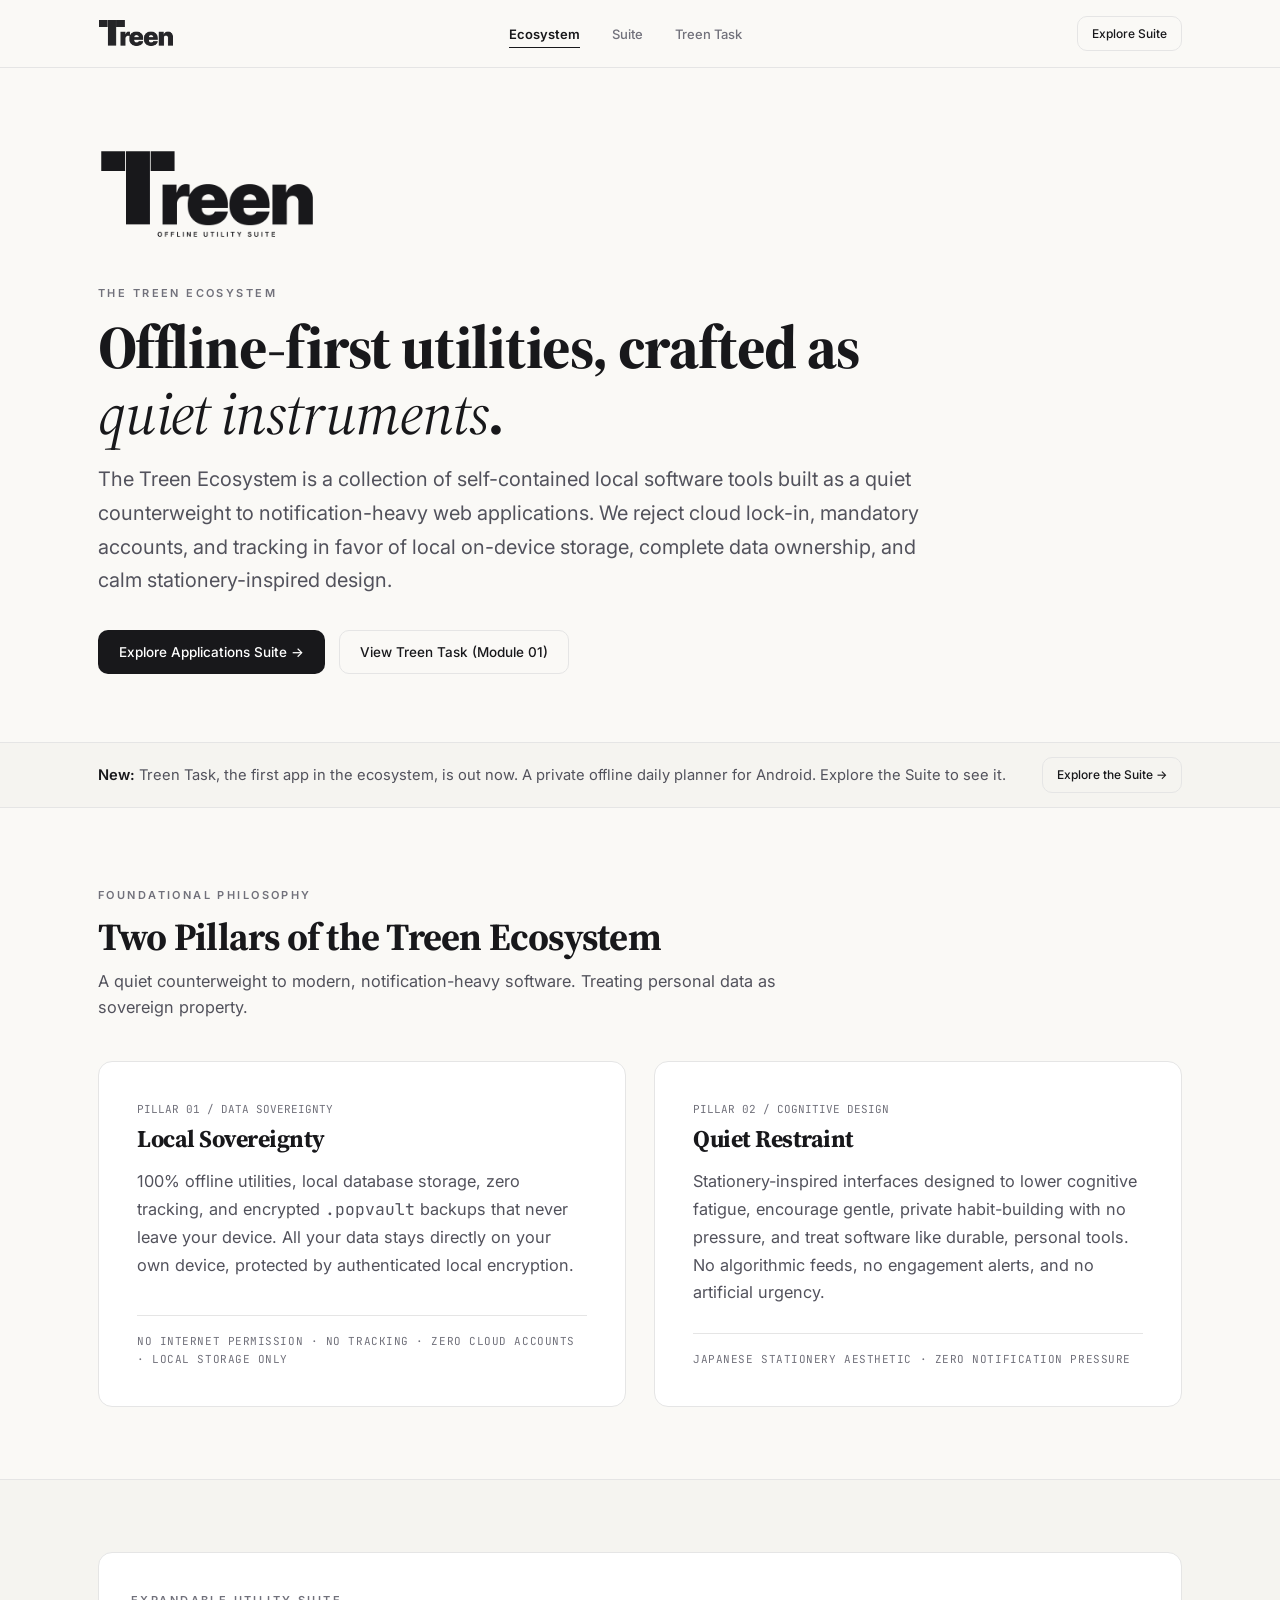
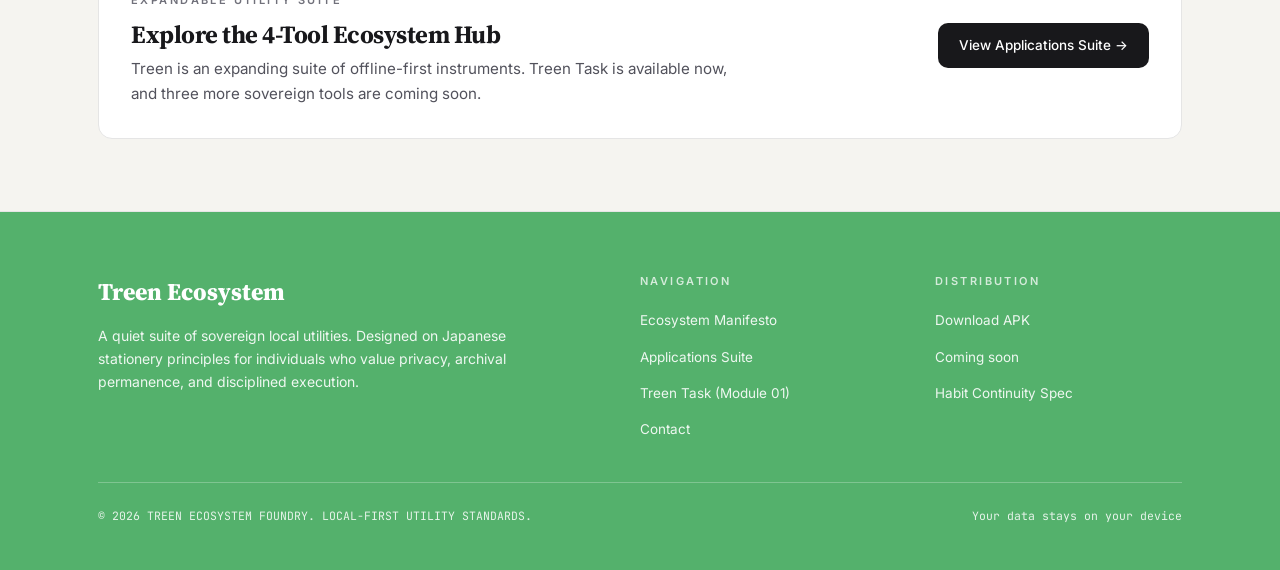
<file: index.html>
<!DOCTYPE html>
<html lang="en">
<head>
  <meta charset="UTF-8">
  <meta name="viewport" content="width=device-width, initial-scale=1.0">
  <title>Treen — Offline Utility Suite</title>
  <meta name="description" content="Treen is an ecosystem of quiet, self-contained local utilities built on Japanese stationery traditions, local SQLite, and cryptographic data sovereignty.">
  <link rel="icon" type="image/png" href="assets/brand/treen-mark-square.png">
  <link rel="canonical" href="https://treen-ecosystem.vercel.app/index.html">
  <meta property="og:type" content="website">
  <meta property="og:url" content="https://treen-ecosystem.vercel.app/index.html">
  <meta property="og:title" content="Treen — Offline Utility Suite">
  <meta property="og:description" content="Treen is an ecosystem of quiet, self-contained local utilities built on Japanese stationery traditions, local SQLite, and cryptographic data sovereignty.">
  <meta property="og:image" content="https://treen-ecosystem.vercel.app/assets/brand/treen-suite-logo.png">
  <meta name="twitter:card" content="summary_large_image">
  <meta name="twitter:title" content="Treen — Offline Utility Suite">
  <meta name="twitter:description" content="Treen is an ecosystem of quiet, self-contained local utilities built on Japanese stationery traditions, local SQLite, and cryptographic data sovereignty.">
  <meta name="twitter:image" content="https://treen-ecosystem.vercel.app/assets/brand/treen-suite-logo.png">
  <link rel="stylesheet" href="styles.css">
  <link rel="preconnect" href="https://fonts.googleapis.com">
  <link rel="preconnect" href="https://fonts.gstatic.com" crossorigin>
</head>
<body>

  <!-- Top Navigation Bar -->
  <header class="navbar">
    <div class="container nav-container">
      <a href="index.html" class="brand-link" aria-label="Treen Home">
        <img src="assets/brand/treen-wordmark.png" alt="Treen logo wordmark" width="530" height="196" class="brand-wordmark-img">
      </a>

      <nav>
        <ul class="nav-menu">
          <li><a href="index.html" class="nav-item-link active">Ecosystem</a></li>
          <li><a href="suite.html" class="nav-item-link">Suite</a></li>
          <li><a href="task.html" class="nav-item-link">Treen Task</a></li>
        </ul>
      </nav>

      <div class="nav-action">
        <a href="suite.html" class="btn btn-outline btn-sm">Explore Suite</a>
        <button id="mobileMenuBtn" class="mobile-menu-btn" aria-label="Toggle navigation menu">
          <svg width="18" height="18" viewBox="0 0 24 24" fill="none" stroke="currentColor" stroke-width="2">
            <line x1="3" y1="12" x2="21" y2="12"></line>
            <line x1="3" y1="6" x2="21" y2="6"></line>
            <line x1="3" y1="18" x2="21" y2="18"></line>
          </svg>
        </button>
      </div>
    </div>
  </header>

  <!-- Mobile Navigation Drawer -->
  <div class="mobile-nav-drawer" id="mobileNavDrawer">
    <a href="index.html" class="mobile-nav-link">Ecosystem</a>
    <a href="suite.html" class="mobile-nav-link">Applications Suite</a>
    <a href="task.html" class="mobile-nav-link">Treen Task</a>
  </div>

  <main>
    <!-- Hero / Ecosystem Manifesto -->
    <section class="hero-wrap">
      <div class="container">
        <div class="hero-content">
          <div class="hero-brand-lockup">
            <img src="assets/brand/treen-suite-logo.png" alt="Treen — Offline Utility Suite emblem" width="530" height="224">
          </div>

          <span class="section-label">THE TREEN ECOSYSTEM</span>

          <h1 class="hero-title">
            Offline-first utilities, crafted as <em>quiet instruments</em>.
          </h1>

          <p class="hero-subhead">
            The Treen Ecosystem is a collection of self-contained local software tools built as a quiet counterweight to notification-heavy web applications. We reject cloud lock-in, mandatory accounts, and tracking in favor of local on-device storage, complete data ownership, and calm stationery-inspired design.
          </p>

          <div class="hero-cta-row">
            <a href="suite.html" class="btn btn-primary">
              <span>Explore Applications Suite →</span>
            </a>
            <a href="task.html" class="btn btn-outline">
              <span>View Treen Task (Module 01)</span>
            </a>
          </div>
        </div>
      </div>
    </section>

    <!-- Announcement Strip -->
    <aside aria-label="Announcement" style="background-color: var(--bg-tint-soft); border-bottom: var(--border-hairline); padding: 14px 0;">
      <div class="container" style="display: flex; justify-content: space-between; align-items: center; flex-wrap: wrap; gap: 14px;">
        <p style="font-size: 0.92rem; color: var(--ink-body); margin: 0; line-height: 1.5;">
          <strong style="color: var(--ink-primary); font-weight: 600;">New:</strong> Treen Task, the first app in the ecosystem, is out now. A private offline daily planner for Android. Explore the Suite to see it.
        </p>
        <a href="suite.html" class="btn btn-outline btn-sm" style="flex-shrink: 0;">
          <span>Explore the Suite &rarr;</span>
        </a>
      </div>
    </aside>

    <!-- Foundational Pillars (Balanced 2-Pillar Editorial Layout) -->
    <section class="section">
      <div class="container">
        <div class="section-head">
          <span class="section-label">FOUNDATIONAL PHILOSOPHY</span>
          <h2 class="section-title">Two Pillars of the Treen Ecosystem</h2>
          <p>A quiet counterweight to modern, notification-heavy software. Treating personal data as sovereign property.</p>
        </div>

        <div class="grid-2">
          <!-- Pillar 1: Local Sovereignty -->
          <article class="pillar-card">
            <div>
              <div class="pillar-card-head">
                <span class="pillar-number">PILLAR 01 / DATA SOVEREIGNTY</span>
                <h3 class="pillar-title">Local Sovereignty</h3>
              </div>
              <p class="pillar-body">
                100% offline utilities, local database storage, zero tracking, and encrypted <code>.popvault</code> backups that never leave your device. All your data stays directly on your own device, protected by authenticated local encryption.
              </p>
            </div>
            <div class="pillar-fact">
              <span>NO INTERNET PERMISSION · NO TRACKING · ZERO CLOUD ACCOUNTS · LOCAL STORAGE ONLY</span>
            </div>
          </article>

          <!-- Pillar 2: Quiet Restraint -->
          <article class="pillar-card">
            <div>
              <div class="pillar-card-head">
                <span class="pillar-number">PILLAR 02 / COGNITIVE DESIGN</span>
                <h3 class="pillar-title">Quiet Restraint</h3>
              </div>
              <p class="pillar-body">
                Stationery-inspired interfaces designed to lower cognitive fatigue, encourage gentle, private habit-building with no pressure, and treat software like durable, personal tools. No algorithmic feeds, no engagement alerts, and no artificial urgency.
              </p>
            </div>
            <div class="pillar-fact">
              <span>JAPANESE STATIONERY AESTHETIC · ZERO NOTIFICATION PRESSURE</span>
            </div>
          </article>
        </div>
      </div>
    </section>

    <!-- Suite Hub Callout -->
    <section class="section" style="background-color: var(--bg-tint-soft);">
      <div class="container">
        <div class="card" style="display: flex; justify-content: space-between; align-items: center; flex-wrap: wrap; gap: 24px;">
          <div>
            <span class="section-label">EXPANDABLE UTILITY SUITE</span>
            <h3 style="font-size: 1.55rem; margin-bottom: 8px;">Explore the 4-Tool Ecosystem Hub</h3>
            <p style="font-size: 0.95rem; color: var(--ink-body); max-width: 600px;">
              Treen is an expanding suite of offline-first instruments. Treen Task is available now, and three more sovereign tools are coming soon.
            </p>
          </div>
          <a href="suite.html" class="btn btn-primary">
            <span>View Applications Suite →</span>
          </a>
        </div>
      </div>
    </section>
  </main>

  <!-- Full-Bleed Green Accent Footer Band (#54B16C) -->
  <footer class="footer-green">
    <div class="container">
      <div class="footer-grid">
        <div>
          <div class="footer-brand-title">Treen Ecosystem</div>
          <p class="footer-desc">
            A quiet suite of sovereign local utilities. Designed on Japanese stationery principles for individuals who value privacy, archival permanence, and disciplined execution.
          </p>
        </div>

        <div>
          <div class="footer-col-label">Navigation</div>
          <ul class="footer-links">
            <li><a href="index.html">Ecosystem Manifesto</a></li>
            <li><a href="suite.html">Applications Suite</a></li>
            <li><a href="task.html">Treen Task (Module 01)</a></li>
            <li class="footer-contact-item">
              <a href="#contact" role="button" class="footer-contact-btn" id="contactBtn" aria-expanded="false" aria-controls="contactBox">Contact</a>
              <div id="contactBox" class="contact-reveal-box" hidden></div>
            </li>
          </ul>
        </div>

        <div>
          <div class="footer-col-label">Distribution</div>
          <ul class="footer-links">
            <li><a href="https://github.com/arnavbyte/treen-ecosystem/releases/download/v1.0/treen_task_v1.0.apk" target="_blank" rel="noopener noreferrer">Download APK</a></li>
            <li><a href="suite.html">Coming soon</a></li>
            <li><a href="task.html#mechanics">Habit Continuity Spec</a></li>
          </ul>
        </div>
      </div>

      <div class="footer-bottom">
        <div>
          © 2026 TREEN ECOSYSTEM FOUNDRY. LOCAL-FIRST UTILITY STANDARDS.
        </div>
        <div>
          Your data stays on your device
        </div>
      </div>
    </div>
  </footer>

  <script src="app.js"></script>
</body>
</html>
</file>
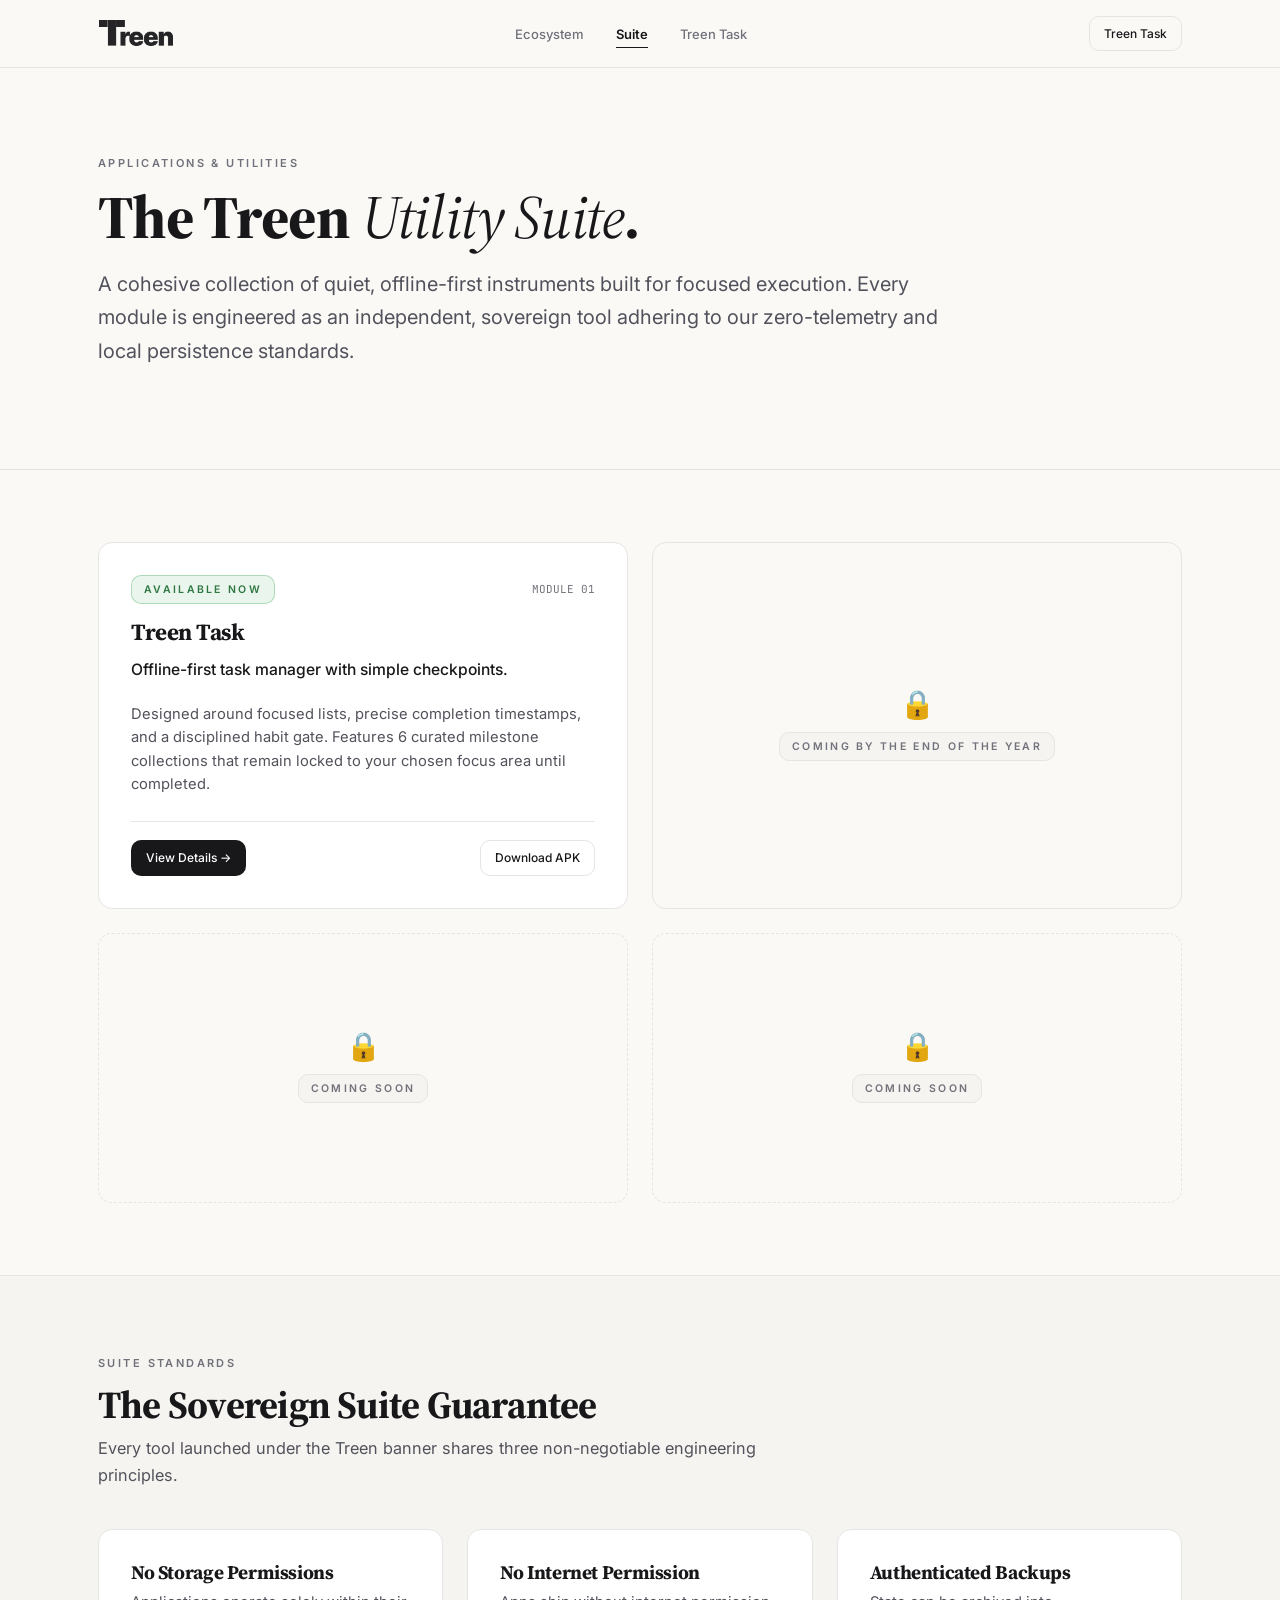
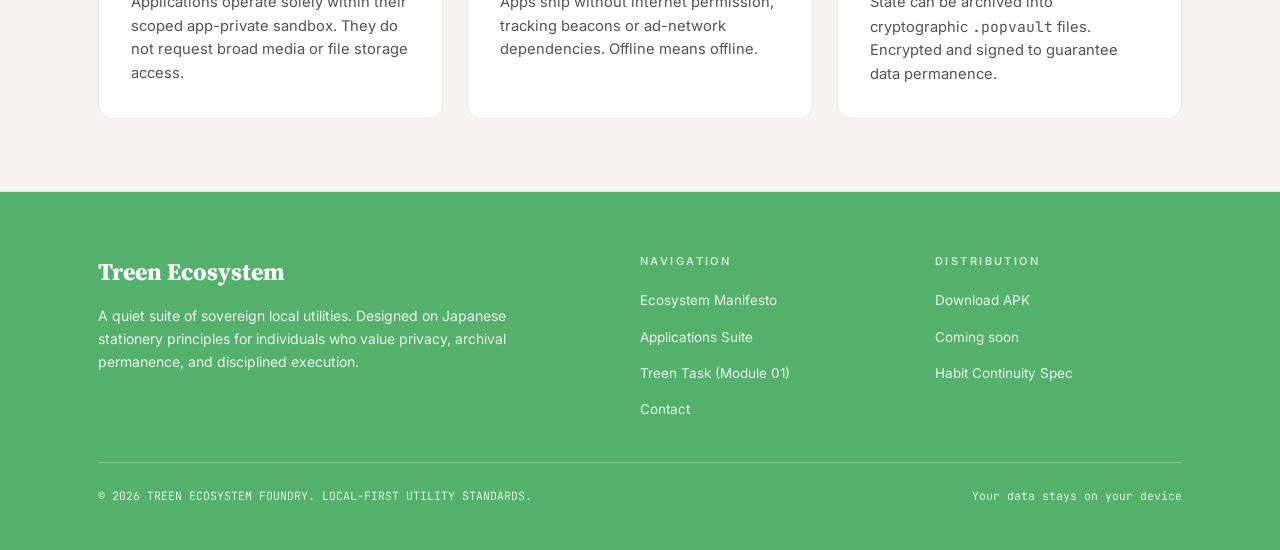
<file: suite.html>
<!DOCTYPE html>
<html lang="en">
<head>
  <meta charset="UTF-8">
  <meta name="viewport" content="width=device-width, initial-scale=1.0">
  <title>Treen Suite — Applications Hub</title>
  <meta name="description" content="Explore the Treen Ecosystem utility suite. Quiet, offline-first digital instruments engineered for local data sovereignty and focused work.">
  <link rel="icon" type="image/png" href="assets/brand/treen-mark-square.png">
  <link rel="canonical" href="https://treen-ecosystem.vercel.app/suite.html">
  <meta property="og:type" content="website">
  <meta property="og:url" content="https://treen-ecosystem.vercel.app/suite.html">
  <meta property="og:title" content="Treen Suite — Applications Hub">
  <meta property="og:description" content="Explore the Treen Ecosystem utility suite. Quiet, offline-first digital instruments engineered for local data sovereignty and focused work.">
  <meta property="og:image" content="https://treen-ecosystem.vercel.app/assets/brand/treen-suite-logo.png">
  <meta name="twitter:card" content="summary_large_image">
  <meta name="twitter:title" content="Treen Suite — Applications Hub">
  <meta name="twitter:description" content="Explore the Treen Ecosystem utility suite. Quiet, offline-first digital instruments engineered for local data sovereignty and focused work.">
  <meta name="twitter:image" content="https://treen-ecosystem.vercel.app/assets/brand/treen-suite-logo.png">
  <link rel="stylesheet" href="styles.css">
  <link rel="preconnect" href="https://fonts.googleapis.com">
  <link rel="preconnect" href="https://fonts.gstatic.com" crossorigin>
</head>
<body>

  <!-- Top Navigation Bar -->
  <header class="navbar">
    <div class="container nav-container">
      <a href="index.html" class="brand-link" aria-label="Treen Home">
        <img src="assets/brand/treen-wordmark.png" alt="Treen logo wordmark" width="530" height="196" class="brand-wordmark-img">
      </a>

      <nav>
        <ul class="nav-menu">
          <li><a href="index.html" class="nav-item-link">Ecosystem</a></li>
          <li><a href="suite.html" class="nav-item-link active">Suite</a></li>
          <li><a href="task.html" class="nav-item-link">Treen Task</a></li>
        </ul>
      </nav>

      <div class="nav-action">
        <a href="task.html" class="btn btn-outline btn-sm">Treen Task</a>
        <button id="mobileMenuBtn" class="mobile-menu-btn" aria-label="Toggle navigation menu">
          <svg width="18" height="18" viewBox="0 0 24 24" fill="none" stroke="currentColor" stroke-width="2">
            <line x1="3" y1="12" x2="21" y2="12"></line>
            <line x1="3" y1="6" x2="21" y2="6"></line>
            <line x1="3" y1="18" x2="21" y2="18"></line>
          </svg>
        </button>
      </div>
    </div>
  </header>

  <!-- Mobile Navigation Drawer -->
  <div class="mobile-nav-drawer" id="mobileNavDrawer">
    <a href="index.html" class="mobile-nav-link">Ecosystem</a>
    <a href="suite.html" class="mobile-nav-link">Applications Suite</a>
    <a href="task.html" class="mobile-nav-link">Treen Task</a>
  </div>

  <main>
    <!-- Suite Header Section -->
    <section class="hero-wrap">
      <div class="container">
        <div class="hero-content">
          <span class="section-label">APPLICATIONS &amp; UTILITIES</span>

          <h1 class="hero-title">
            The Treen <em>Utility Suite</em>.
          </h1>

          <p class="hero-subhead">
            A cohesive collection of quiet, offline-first instruments built for focused execution. Every module is engineered as an independent, sovereign tool adhering to our zero-telemetry and local persistence standards.
          </p>
        </div>
      </div>
    </section>

    <!-- 4-Card Broadsheet Grid -->
    <section class="section">
      <div class="container">
        <div class="grid-2-2">

          <!-- Card 1: Treen Task (Live / Active) -->
          <article class="suite-card">
            <div class="suite-card-top">
              <div class="suite-card-header">
                <span class="status-pill green">Available Now</span>
                <span style="font-family: var(--font-mono); font-size: 11px; color: var(--ink-muted);">MODULE 01</span>
              </div>
              <h2 class="suite-card-title">Treen Task</h2>
              <p class="suite-card-summary">Offline-first task manager with simple checkpoints.</p>
              <p class="suite-card-desc">
                Designed around focused lists, precise completion timestamps, and a disciplined habit gate. Features 6 curated milestone collections that remain locked to your chosen focus area until completed.
              </p>
            </div>
            <div class="suite-card-bottom">
              <a href="task.html" class="btn btn-primary btn-sm">
                <span>View Details →</span>
              </a>
              <a href="https://github.com/arnavbyte/treen-ecosystem/releases/download/v1.0/treen_task_v1.0.apk" target="_blank" rel="noopener noreferrer" class="btn btn-outline btn-sm">
                <span>Download APK</span>
              </a>
            </div>
          </article>

          <!-- Card 2: Mystery Utility 02 (Strictly Minimal Locked) -->
          <article class="suite-card minimal-locked" aria-label="Upcoming utility, coming by the end of the year">
            <div class="suite-lock-icon" aria-hidden="true">🔒</div>
            <span class="status-pill muted">Coming by the end of the year</span>
          </article>

          <!-- Card 3: Mystery Utility 03 (Strictly Minimal Locked / Dashed) -->
          <article class="suite-card minimal-locked dashed" aria-label="Upcoming utility, coming soon">
            <div class="suite-lock-icon" aria-hidden="true">🔒</div>
            <span class="status-pill muted">Coming Soon</span>
          </article>

          <!-- Card 4: Mystery Utility 04 (Strictly Minimal Locked / Dashed) -->
          <article class="suite-card minimal-locked dashed" aria-label="Upcoming utility, coming soon">
            <div class="suite-lock-icon" aria-hidden="true">🔒</div>
            <span class="status-pill muted">Coming Soon</span>
          </article>

        </div>
      </div>
    </section>

    <!-- Standards Section -->
    <section class="section" style="background-color: var(--bg-tint-soft);">
      <div class="container">
        <div class="section-head">
          <span class="section-label">SUITE STANDARDS</span>
          <h2 class="section-title">The Sovereign Suite Guarantee</h2>
          <p>Every tool launched under the Treen banner shares three non-negotiable engineering principles.</p>
        </div>

        <div class="grid-3">
          <div class="card">
            <h3 style="font-size: 1.2rem; margin-bottom: 8px;">No Storage Permissions</h3>
            <p style="font-size: 0.92rem; line-height: 1.6; color: var(--ink-body);">
              Applications operate solely within their scoped app-private sandbox. They do not request broad media or file storage access.
            </p>
          </div>

          <div class="card">
            <h3 style="font-size: 1.2rem; margin-bottom: 8px;">No Internet Permission</h3>
            <p style="font-size: 0.92rem; line-height: 1.6; color: var(--ink-body);">
              Apps ship without internet permission, tracking beacons or ad-network dependencies. Offline means offline.
            </p>
          </div>

          <div class="card">
            <h3 style="font-size: 1.2rem; margin-bottom: 8px;">Authenticated Backups</h3>
            <p style="font-size: 0.92rem; line-height: 1.6; color: var(--ink-body);">
              State can be archived into cryptographic <code>.popvault</code> files. Encrypted and signed to guarantee data permanence.
            </p>
          </div>
        </div>
      </div>
    </section>
  </main>

  <!-- Full-Bleed Green Accent Footer Band (#54B16C) -->
  <footer class="footer-green">
    <div class="container">
      <div class="footer-grid">
        <div>
          <div class="footer-brand-title">Treen Ecosystem</div>
          <p class="footer-desc">
            A quiet suite of sovereign local utilities. Designed on Japanese stationery principles for individuals who value privacy, archival permanence, and disciplined execution.
          </p>
        </div>

        <div>
          <div class="footer-col-label">Navigation</div>
          <ul class="footer-links">
            <li><a href="index.html">Ecosystem Manifesto</a></li>
            <li><a href="suite.html">Applications Suite</a></li>
            <li><a href="task.html">Treen Task (Module 01)</a></li>
            <li class="footer-contact-item">
              <a href="#contact" role="button" class="footer-contact-btn" id="contactBtn" aria-expanded="false" aria-controls="contactBox">Contact</a>
              <div id="contactBox" class="contact-reveal-box" hidden></div>
            </li>
          </ul>
        </div>

        <div>
          <div class="footer-col-label">Distribution</div>
          <ul class="footer-links">
            <li><a href="https://github.com/arnavbyte/treen-ecosystem/releases/download/v1.0/treen_task_v1.0.apk" target="_blank" rel="noopener noreferrer">Download APK</a></li>
            <li><a href="suite.html">Coming soon</a></li>
            <li><a href="task.html#mechanics">Habit Continuity Spec</a></li>
          </ul>
        </div>
      </div>

      <div class="footer-bottom">
        <div>
          © 2026 TREEN ECOSYSTEM FOUNDRY. LOCAL-FIRST UTILITY STANDARDS.
        </div>
        <div>
          Your data stays on your device
        </div>
      </div>
    </div>
  </footer>

  <script src="app.js"></script>
</body>
</html>
</file>
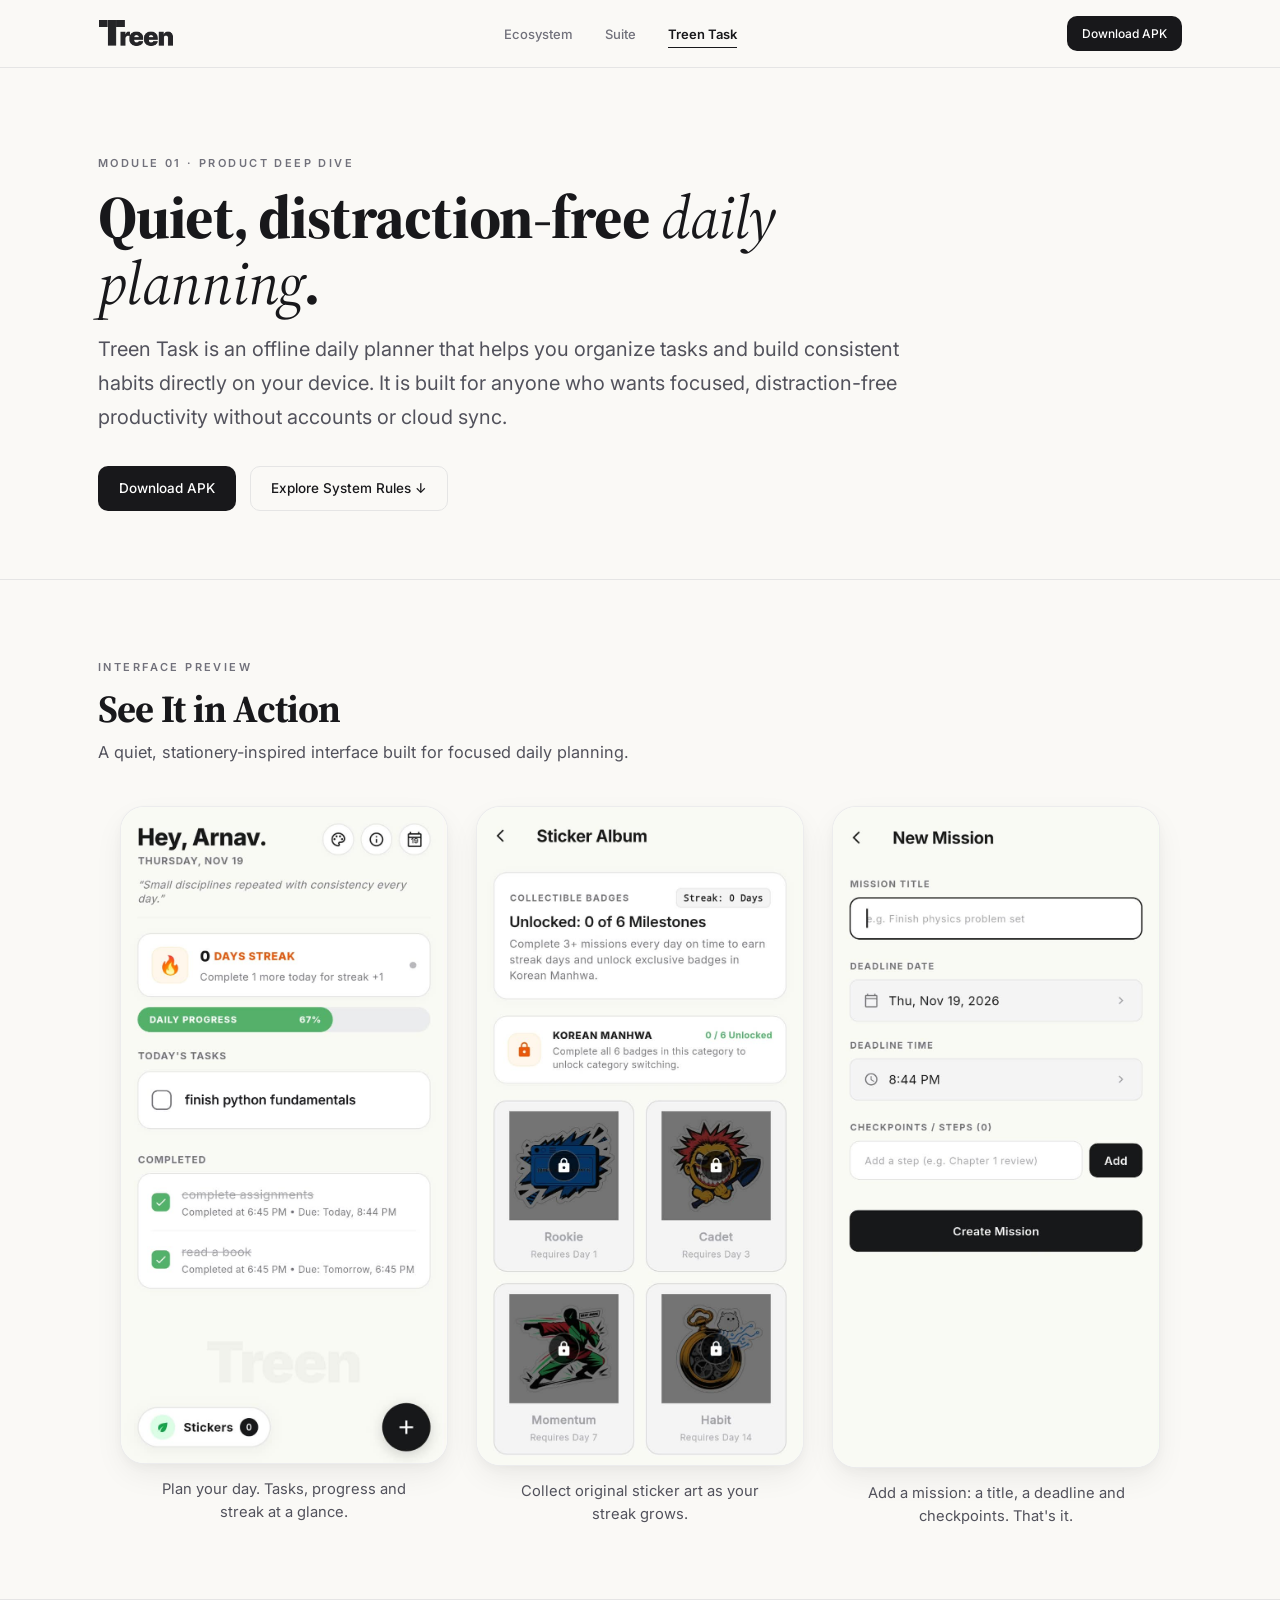
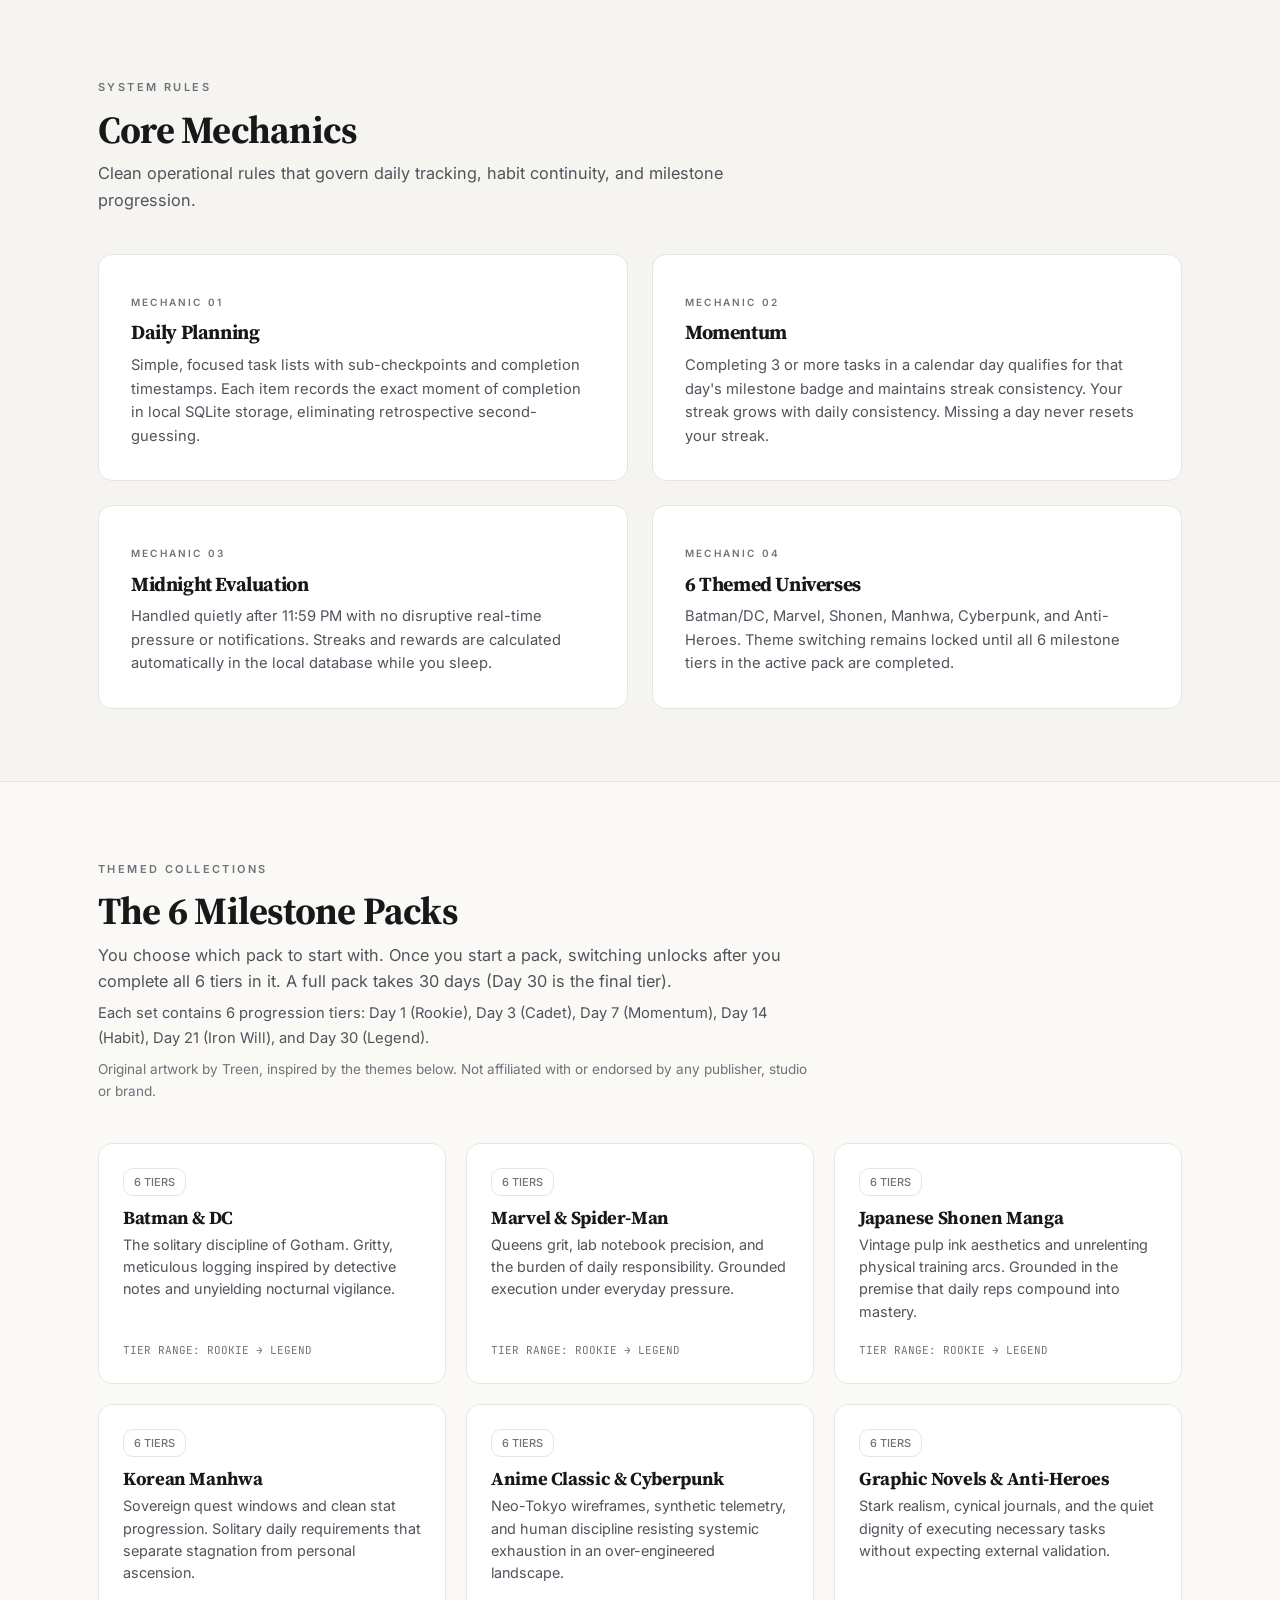
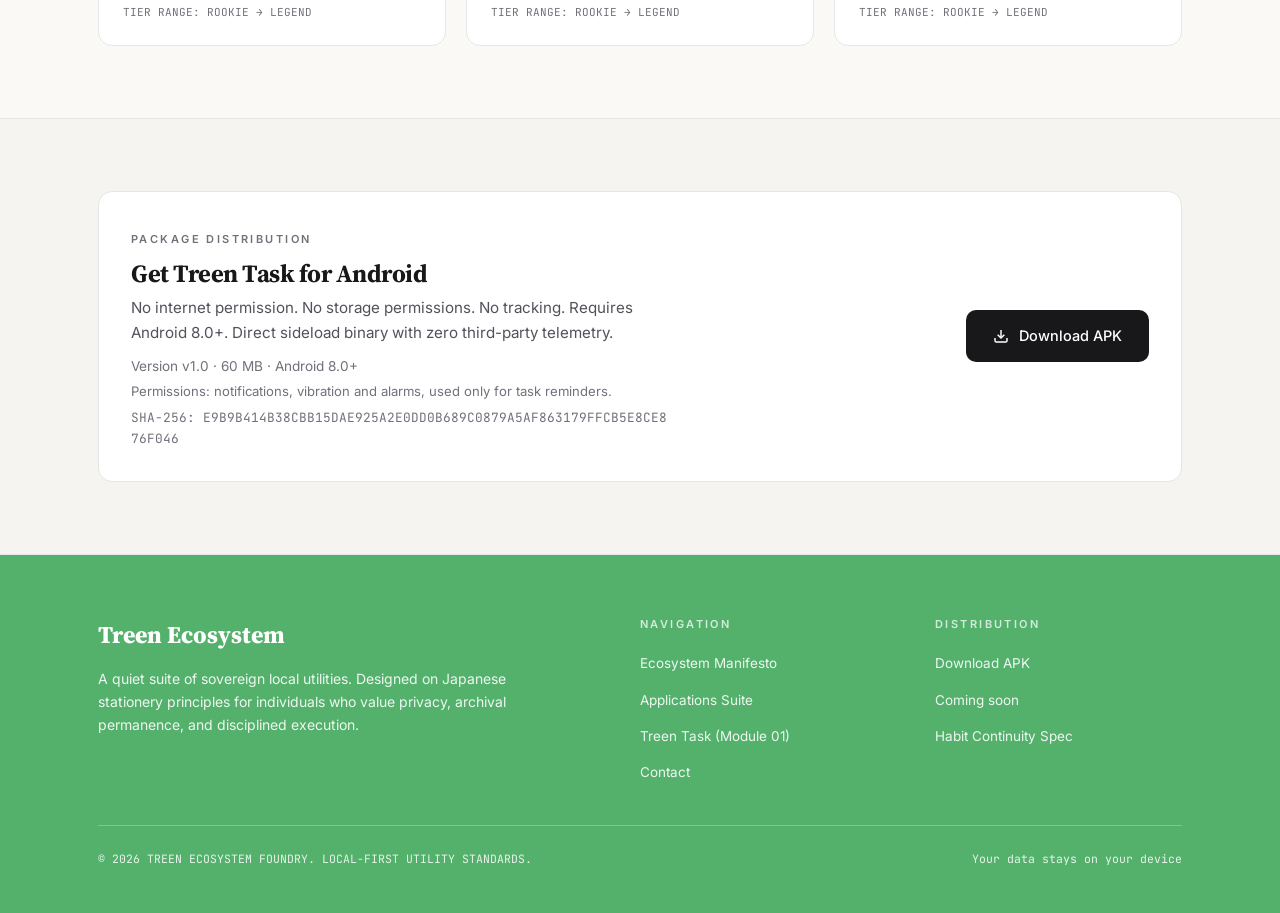
<file: task.html>
<!DOCTYPE html>
<html lang="en">
<head>
  <meta charset="UTF-8">
  <meta name="viewport" content="width=device-width, initial-scale=1.0">
  <title>Treen Task — Private Offline Task Planner for Android</title>
  <meta name="description" content="Treen Task is a private, offline task planner for Android. Focus on daily checklists, sub-checkpoints, and momentum without accounts or cloud sync.">
  <link rel="icon" type="image/png" href="assets/brand/treen-mark-square.png">
  <link rel="canonical" href="https://treen-ecosystem.vercel.app/task.html">
  <meta property="og:type" content="website">
  <meta property="og:url" content="https://treen-ecosystem.vercel.app/task.html">
  <meta property="og:title" content="Treen Task — Private Offline Task Planner for Android">
  <meta property="og:description" content="Treen Task is an offline-first daily execution instrument. Simple, focused task lists with sub-checkpoints, completion timestamps, and midnight momentum evaluations.">
  <meta property="og:image" content="https://treen-ecosystem.vercel.app/assets/brand/treen-suite-logo.png">
  <meta name="twitter:card" content="summary_large_image">
  <meta name="twitter:title" content="Treen Task — Private Offline Task Planner for Android">
  <meta name="twitter:description" content="Treen Task is an offline-first daily execution instrument. Simple, focused task lists with sub-checkpoints, completion timestamps, and midnight momentum evaluations.">
  <meta name="twitter:image" content="https://treen-ecosystem.vercel.app/assets/brand/treen-suite-logo.png">
  <link rel="stylesheet" href="styles.css">
  <link rel="preconnect" href="https://fonts.googleapis.com">
  <link rel="preconnect" href="https://fonts.gstatic.com" crossorigin>
  <style>
    /* Screenshots Row & Mobile Scroll-Snap Carousel */
    .screenshot-grid {
      display: grid;
      grid-template-columns: repeat(3, 1fr);
      gap: 28px;
      max-width: 1040px;
      margin: 0 auto;
    }
    .screenshot-item {
      display: flex;
      flex-direction: column;
      align-items: center;
    }
    .phone-frame {
      width: 100%;
      background-color: var(--bg-card);
      border: 1px solid rgba(24, 24, 27, 0.08);
      border-radius: 24px;
      overflow: hidden;
      box-shadow: 0 12px 32px -4px rgba(24, 24, 27, 0.07), 0 4px 12px -2px rgba(24, 24, 27, 0.04);
      line-height: 0;
      transition: transform 0.2s ease, box-shadow 0.2s ease;
    }
    .phone-frame:hover {
      transform: translateY(-2px);
      box-shadow: 0 16px 36px -4px rgba(24, 24, 27, 0.1), 0 6px 16px -2px rgba(24, 24, 27, 0.05);
    }
    .phone-img {
      width: 100%;
      height: auto;
      display: block;
    }
    .screenshot-caption {
      font-size: 0.92rem;
      line-height: 1.55;
      color: var(--ink-body);
      margin-top: 14px;
      text-align: center;
      max-width: 280px;
    }
    @media (max-width: 768px) {
      .screenshot-grid {
        display: flex;
        overflow-x: auto;
        scroll-snap-type: x mandatory;
        scroll-behavior: smooth;
        -webkit-overflow-scrolling: touch;
        gap: 18px;
        padding: 8px 28px 24px;
        margin-left: -28px;
        margin-right: -28px;
        scrollbar-width: thin;
        scrollbar-color: var(--border-color) transparent;
      }
      .screenshot-item {
        flex: 0 0 76%;
        max-width: 290px;
        scroll-snap-align: center;
      }
      .screenshot-caption {
        max-width: 100%;
        font-size: 0.88rem;
      }
    }
  </style>
</head>
<body>

  <!-- Top Navigation Bar -->
  <header class="navbar">
    <div class="container nav-container">
      <a href="index.html" class="brand-link" aria-label="Treen Home">
        <img src="assets/brand/treen-wordmark.png" alt="Treen logo wordmark" width="530" height="196" class="brand-wordmark-img">
      </a>

      <nav>
        <ul class="nav-menu">
          <li><a href="index.html" class="nav-item-link">Ecosystem</a></li>
          <li><a href="suite.html" class="nav-item-link">Suite</a></li>
          <li><a href="task.html" class="nav-item-link active">Treen Task</a></li>
        </ul>
      </nav>

      <div class="nav-action">
        <a href="https://github.com/arnavbyte/treen-ecosystem/releases/download/v1.0/treen_task_v1.0.apk" target="_blank" rel="noopener noreferrer" class="btn btn-primary btn-sm">Download APK</a>
        <button id="mobileMenuBtn" class="mobile-menu-btn" aria-label="Toggle navigation menu">
          <svg width="18" height="18" viewBox="0 0 24 24" fill="none" stroke="currentColor" stroke-width="2">
            <line x1="3" y1="12" x2="21" y2="12"></line>
            <line x1="3" y1="6" x2="21" y2="6"></line>
            <line x1="3" y1="18" x2="21" y2="18"></line>
          </svg>
        </button>
      </div>
    </div>
  </header>

  <!-- Mobile Navigation Drawer -->
  <div class="mobile-nav-drawer" id="mobileNavDrawer">
    <a href="index.html" class="mobile-nav-link">Ecosystem</a>
    <a href="suite.html" class="mobile-nav-link">Applications Suite</a>
    <a href="task.html" class="mobile-nav-link">Treen Task</a>
  </div>

  <main>
    <!-- Product Overview Hero -->
    <section class="hero-wrap">
      <div class="container">
        <div class="hero-content">
          <span class="section-label">MODULE 01 · PRODUCT DEEP DIVE</span>

          <h1 class="hero-title">
            Quiet, distraction-free <em>daily planning</em>.
          </h1>

          <p class="hero-subhead">
            Treen Task is an offline daily planner that helps you organize tasks and build consistent habits directly on your device. It is built for anyone who wants focused, distraction-free productivity without accounts or cloud sync.
          </p>

          <div class="hero-cta-row">
            <a href="https://github.com/arnavbyte/treen-ecosystem/releases/download/v1.0/treen_task_v1.0.apk" target="_blank" rel="noopener noreferrer" class="btn btn-primary">
              <span>Download APK</span>
            </a>
            <a href="#mechanics" class="btn btn-outline">
              <span>Explore System Rules ↓</span>
            </a>
          </div>
        </div>
      </div>
    </section>

    <!-- See It in Action (Screenshots) -->
    <section class="section" id="screenshots">
      <div class="container">
        <div class="section-head">
          <span class="section-label">INTERFACE PREVIEW</span>
          <h2 class="section-title">See It in Action</h2>
          <p>A quiet, stationery-inspired interface built for focused daily planning.</p>
        </div>

        <div class="screenshot-grid">
          <!-- Screenshot 1: Home -->
          <div class="screenshot-item">
            <div class="phone-frame">
              <img src="assets/screenshots/treen-task-home.png" alt="Daily planner home interface displaying task checklists, progress bar, and streak counter" width="796" height="1601" loading="lazy" class="phone-img">
            </div>
            <p class="screenshot-caption">Plan your day. Tasks, progress and streak at a glance.</p>
          </div>

          <!-- Screenshot 2: Stickers -->
          <div class="screenshot-item">
            <div class="phone-frame">
              <img src="assets/screenshots/treen-task-stickers.png" alt="Milestone sticker collection screen showing unlocked reward artwork badges" width="792" height="1599" loading="lazy" class="phone-img">
            </div>
            <p class="screenshot-caption">Collect original sticker art as your streak grows.</p>
          </div>

          <!-- Screenshot 3: New Mission -->
          <div class="screenshot-item">
            <div class="phone-frame">
              <img src="assets/screenshots/treen-task-new-mission.png" alt="Task creation form showing fields for mission title, target deadline, and sub-checkpoints" width="790" height="1599" loading="lazy" class="phone-img">
            </div>
            <p class="screenshot-caption">Add a mission: a title, a deadline and checkpoints. That's it.</p>
          </div>
        </div>
      </div>
    </section>

    <!-- Core Mechanics Section (Fact-based, Zero Glaze) -->
    <section class="section" id="mechanics" style="background-color: var(--bg-tint-soft);">
      <div class="container">
        <div class="section-head">
          <span class="section-label">SYSTEM RULES</span>
          <h2 class="section-title">Core Mechanics</h2>
          <p>Clean operational rules that govern daily tracking, habit continuity, and milestone progression.</p>
        </div>

        <div class="grid-2-2">
          <!-- Mechanic 1: Daily Planning -->
          <article class="card">
            <span class="section-label" style="font-size: 10px;">MECHANIC 01</span>
            <h3 style="font-size: 1.25rem; margin-bottom: 10px;">Daily Planning</h3>
            <p style="font-size: 0.92rem; line-height: 1.6; color: var(--ink-body);">
              Simple, focused task lists with sub-checkpoints and completion timestamps. Each item records the exact moment of completion in local SQLite storage, eliminating retrospective second-guessing.
            </p>
          </article>

          <!-- Mechanic 2: Momentum -->
          <article class="card">
            <span class="section-label" style="font-size: 10px;">MECHANIC 02</span>
            <h3 style="font-size: 1.25rem; margin-bottom: 10px;">Momentum</h3>
            <p style="font-size: 0.92rem; line-height: 1.6; color: var(--ink-body);">
              Completing 3 or more tasks in a calendar day qualifies for that day's milestone badge and maintains streak consistency. Your streak grows with daily consistency. Missing a day never resets your streak.
            </p>
          </article>

          <!-- Mechanic 3: Midnight Evaluation -->
          <article class="card">
            <span class="section-label" style="font-size: 10px;">MECHANIC 03</span>
            <h3 style="font-size: 1.25rem; margin-bottom: 10px;">Midnight Evaluation</h3>
            <p style="font-size: 0.92rem; line-height: 1.6; color: var(--ink-body);">
              Handled quietly after 11:59 PM with no disruptive real-time pressure or notifications. Streaks and rewards are calculated automatically in the local database while you sleep.
            </p>
          </article>

          <!-- Mechanic 4: 6 Themed Universes -->
          <article class="card">
            <span class="section-label" style="font-size: 10px;">MECHANIC 04</span>
            <h3 style="font-size: 1.25rem; margin-bottom: 10px;">6 Themed Universes</h3>
            <p style="font-size: 0.92rem; line-height: 1.6; color: var(--ink-body);">
              Batman/DC, Marvel, Shonen, Manhwa, Cyberpunk, and Anti-Heroes. Theme switching remains locked until all 6 milestone tiers in the active pack are completed.
            </p>
          </article>
        </div>
      </div>
    </section>

    <!-- The 6 Themed Milestone Sets Detail -->
    <section class="section">
      <div class="container">
        <div class="section-head">
          <span class="section-label">THEMED COLLECTIONS</span>
          <h2 class="section-title">The 6 Milestone Packs</h2>
          <p>You choose which pack to start with. Once you start a pack, switching unlocks after you complete all 6 tiers in it. A full pack takes 30 days (Day 30 is the final tier).</p>
          <p style="font-size: 0.92rem; color: var(--ink-body); margin-top: 6px;">Each set contains 6 progression tiers: Day 1 (Rookie), Day 3 (Cadet), Day 7 (Momentum), Day 14 (Habit), Day 21 (Iron Will), and Day 30 (Legend).</p>
          <p style="font-size: 0.85rem; color: var(--ink-muted); margin-top: 8px;">Original artwork by Treen, inspired by the themes below. Not affiliated with or endorsed by any publisher, studio or brand.</p>
        </div>

        <div class="collection-grid">
          <!-- Pack 1 -->
          <div class="collection-card">
            <div>
              <div class="collection-header">
                <span class="pill-badge">6 TIERS</span>
              </div>
              <h4 class="collection-name">Batman &amp; DC</h4>
              <p class="collection-desc">
                The solitary discipline of Gotham. Gritty, meticulous logging inspired by detective notes and unyielding nocturnal vigilance.
              </p>
            </div>
            <div style="margin-top: 18px; font-family: var(--font-mono); font-size: 11px; color: var(--ink-muted);">
              TIER RANGE: ROOKIE → LEGEND
            </div>
          </div>

          <!-- Pack 2 -->
          <div class="collection-card">
            <div>
              <div class="collection-header">
                <span class="pill-badge">6 TIERS</span>
              </div>
              <h4 class="collection-name">Marvel &amp; Spider-Man</h4>
              <p class="collection-desc">
                Queens grit, lab notebook precision, and the burden of daily responsibility. Grounded execution under everyday pressure.
              </p>
            </div>
            <div style="margin-top: 18px; font-family: var(--font-mono); font-size: 11px; color: var(--ink-muted);">
              TIER RANGE: ROOKIE → LEGEND
            </div>
          </div>

          <!-- Pack 3 -->
          <div class="collection-card">
            <div>
              <div class="collection-header">
                <span class="pill-badge">6 TIERS</span>
              </div>
              <h4 class="collection-name">Japanese Shonen Manga</h4>
              <p class="collection-desc">
                Vintage pulp ink aesthetics and unrelenting physical training arcs. Grounded in the premise that daily reps compound into mastery.
              </p>
            </div>
            <div style="margin-top: 18px; font-family: var(--font-mono); font-size: 11px; color: var(--ink-muted);">
              TIER RANGE: ROOKIE → LEGEND
            </div>
          </div>

          <!-- Pack 4 -->
          <div class="collection-card">
            <div>
              <div class="collection-header">
                <span class="pill-badge">6 TIERS</span>
              </div>
              <h4 class="collection-name">Korean Manhwa</h4>
              <p class="collection-desc">
                Sovereign quest windows and clean stat progression. Solitary daily requirements that separate stagnation from personal ascension.
              </p>
            </div>
            <div style="margin-top: 18px; font-family: var(--font-mono); font-size: 11px; color: var(--ink-muted);">
              TIER RANGE: ROOKIE → LEGEND
            </div>
          </div>

          <!-- Pack 5 -->
          <div class="collection-card">
            <div>
              <div class="collection-header">
                <span class="pill-badge">6 TIERS</span>
              </div>
              <h4 class="collection-name">Anime Classic &amp; Cyberpunk</h4>
              <p class="collection-desc">
                Neo-Tokyo wireframes, synthetic telemetry, and human discipline resisting systemic exhaustion in an over-engineered landscape.
              </p>
            </div>
            <div style="margin-top: 18px; font-family: var(--font-mono); font-size: 11px; color: var(--ink-muted);">
              TIER RANGE: ROOKIE → LEGEND
            </div>
          </div>

          <!-- Pack 6 -->
          <div class="collection-card">
            <div>
              <div class="collection-header">
                <span class="pill-badge">6 TIERS</span>
              </div>
              <h4 class="collection-name">Graphic Novels &amp; Anti-Heroes</h4>
              <p class="collection-desc">
                Stark realism, cynical journals, and the quiet dignity of executing necessary tasks without expecting external validation.
              </p>
            </div>
            <div style="margin-top: 18px; font-family: var(--font-mono); font-size: 11px; color: var(--ink-muted);">
              TIER RANGE: ROOKIE → LEGEND
            </div>
          </div>
        </div>
      </div>
    </section>

    <!-- Download Section (CTA: Filled Ink Button #18181B) -->
    <section class="section" id="download" style="background-color: var(--bg-tint-soft);">
      <div class="container">
        <div class="card" style="display: flex; justify-content: space-between; align-items: center; flex-wrap: wrap; gap: 24px;">
          <div>
            <span class="section-label">PACKAGE DISTRIBUTION</span>
            <h3 style="font-size: 1.55rem; margin-bottom: 8px;">Get Treen Task for Android</h3>
            <p style="font-size: 0.95rem; color: var(--ink-body); max-width: 540px;">
              No internet permission. No storage permissions. No tracking. Requires Android 8.0+. Direct sideload binary with zero third-party telemetry.
            </p>
            <p style="font-size: 0.85rem; color: var(--ink-muted); margin-top: 10px;">
              Version v1.0 · 60 MB · Android 8.0+
            </p>
            <p style="font-size: 0.82rem; color: var(--ink-muted); margin-top: 4px;">
              Permissions: notifications, vibration and alarms, used only for task reminders.
            </p>
            <p style="font-size: 0.8rem; color: var(--ink-muted); margin-top: 4px; font-family: var(--font-mono); word-break: break-all; overflow-wrap: anywhere; max-width: 540px;">
              SHA-256: E9B9B414B38CBB15DAE925A2E0DD0B689C0879A5AF863179FFCB5E8CE876F046
            </p>
          </div>
          <div>
            <!-- Filled Ink Button (#18181B) -->
            <a href="https://github.com/arnavbyte/treen-ecosystem/releases/download/v1.0/treen_task_v1.0.apk" target="_blank" rel="noopener noreferrer" class="btn btn-primary" style="padding: 13px 26px; font-size: 14.5px;">
              <svg width="16" height="16" viewBox="0 0 24 24" fill="none" stroke="currentColor" stroke-width="2.2" style="margin-right: 2px;">
                <path d="M21 15v4a2 2 0 0 1-2 2H5a2 2 0 0 1-2-2v-4"></path>
                <polyline points="7 10 12 15 17 10"></polyline>
                <line x1="12" y1="15" x2="12" y2="3"></line>
              </svg>
              <span>Download APK</span>
            </a>
          </div>
        </div>
      </div>
    </section>
  </main>

  <!-- Full-Bleed Green Accent Footer Band (#54B16C) -->
  <footer class="footer-green">
    <div class="container">
      <div class="footer-grid">
        <div>
          <div class="footer-brand-title">Treen Ecosystem</div>
          <p class="footer-desc">
            A quiet suite of sovereign local utilities. Designed on Japanese stationery principles for individuals who value privacy, archival permanence, and disciplined execution.
          </p>
        </div>

        <div>
          <div class="footer-col-label">Navigation</div>
          <ul class="footer-links">
            <li><a href="index.html">Ecosystem Manifesto</a></li>
            <li><a href="suite.html">Applications Suite</a></li>
            <li><a href="task.html">Treen Task (Module 01)</a></li>
            <li class="footer-contact-item">
              <a href="#contact" role="button" class="footer-contact-btn" id="contactBtn" aria-expanded="false" aria-controls="contactBox">Contact</a>
              <div id="contactBox" class="contact-reveal-box" hidden></div>
            </li>
          </ul>
        </div>

        <div>
          <div class="footer-col-label">Distribution</div>
          <ul class="footer-links">
            <li><a href="https://github.com/arnavbyte/treen-ecosystem/releases/download/v1.0/treen_task_v1.0.apk" target="_blank" rel="noopener noreferrer">Download APK</a></li>
            <li><a href="suite.html">Coming soon</a></li>
            <li><a href="#mechanics">Habit Continuity Spec</a></li>
          </ul>
        </div>
      </div>

      <div class="footer-bottom">
        <div>
          © 2026 TREEN ECOSYSTEM FOUNDRY. LOCAL-FIRST UTILITY STANDARDS.
        </div>
        <div>
          Your data stays on your device
        </div>
      </div>
    </div>
  </footer>

  <script src="app.js"></script>
</body>
</html>
</file>
<file: styles.css>
/* ==========================================================================
   TREEN ECOSYSTEM — STYLES & DESIGN TOKENS
   Visual Style: Broadsheet Stationery (Quiet, Confident, Editorial, Functional)
   ========================================================================== */

@import url('https://fonts.googleapis.com/css2?family=Fraunces:ital,opsz,wght@0,9..144,600;0,9..144,700;0,9..144,800;1,9..144,600&family=Source+Serif+4:ital,opsz,wght@0,8..60,600;0,8..60,700;0,8..60,800;1,8..60,600;1,8..60,700&family=Inter:wght@400;500;600;700&family=JetBrains+Mono:wght@400;500;600&display=swap');

:root {
  /* Surfaces & Canvas */
  --bg-canvas: #FAF9F6;
  --bg-pure: #FFFFFF;
  --bg-card: #FFFFFF;
  --bg-tint-soft: #F5F4F0;
  --bg-tint-alt: #F0EFEA;

  /* Ink / Text Tokens */
  --ink-primary: #18181B;     /* Headings, primary actions */
  --ink-body: #52525C;        /* Body copy in muted charcoal */
  --ink-muted: #71717B;       /* Muted labels & timestamps */
  --ink-faint: #A1A1AA;

  /* Accent (Reserved strictly for completion ticks and the full-width footer band) */
  --accent-green: #54B16C;
  --accent-green-hover: #489e60;
  --accent-green-soft: rgba(84, 177, 108, 0.12);

  /* Geometry & Borders */
  --border-hairline: 1px solid #E5E5E5;
  --border-color: #E5E5E5;
  --radius-btn: 10px;         /* Strict 10px for buttons / pills */
  --radius-card: 14px;        /* Strict 14px for content cards */
  --radius-pill: 9999px;

  /* Typography Stacks */
  --font-serif: 'Source Serif 4', 'Fraunces', 'Tiempos Headline', 'Gelica', 'Source Serif Pro', Georgia, serif;
  --font-sans: 'Inter', -apple-system, BlinkMacSystemFont, 'Segoe UI', Roboto, Helvetica, Arial, sans-serif;
  --font-mono: 'JetBrains Mono', Menlo, Monaco, Consolas, monospace;

  /* Typography Hierarchy */
  --tracking-label: 0.22em;   /* Wide uppercase tracking (0.2em - 0.25em) */
  --lh-heading: 1.08;         /* Tight editorial serif line-height (1.05 - 1.1) */
  --lh-body: 1.65;            /* Relaxed line-height (~1.65) in muted charcoal */

  /* Layout */
  --container-max: 1140px;
  --header-height: 68px;
}

/* Base Reset & Setup */
*, *::before, *::after {
  box-sizing: border-box;
  margin: 0;
  padding: 0;
}

html {
  font-size: 16px;
  scroll-behavior: smooth;
  text-rendering: optimizeLegibility;
  -webkit-font-smoothing: antialiased;
}

body {
  background-color: var(--bg-canvas);
  color: var(--ink-body);
  font-family: var(--font-sans);
  font-weight: 400;
  line-height: var(--lh-body);
  min-height: 100vh;
  display: flex;
  flex-direction: column;
}

/* Typography Hierarchy */
h1, h2, h3, h4, h5, h6 {
  color: var(--ink-primary);
  font-family: var(--font-serif);
  font-weight: 700;
  line-height: var(--lh-heading);
  letter-spacing: -0.02em;
}

h1 {
  font-size: clamp(2.4rem, 4.8vw, 3.8rem);
  font-weight: 800;
}

h2 {
  font-size: clamp(1.8rem, 3.2vw, 2.4rem);
}

h3 {
  font-size: clamp(1.25rem, 2vw, 1.55rem);
}

p {
  color: var(--ink-body);
  font-size: 1.02rem;
  line-height: var(--lh-body);
}

a {
  color: inherit;
  text-decoration: none;
}

code, pre, .mono {
  font-family: var(--font-mono);
}

/* Small section labels uppercase with wide tracking (0.2em) */
.section-label {
  font-family: var(--font-sans);
  font-size: 11px;
  font-weight: 600;
  text-transform: uppercase;
  letter-spacing: var(--tracking-label);
  color: var(--ink-muted);
  display: inline-block;
  margin-bottom: 12px;
}

/* Container */
.container {
  max-width: var(--container-max);
  margin-left: auto;
  margin-right: auto;
  padding-left: 28px;
  padding-right: 28px;
  width: 100%;
}

/* ==========================================================================
   BUTTONS & PILLS (Strict 10px radius)
   ========================================================================== */
.btn {
  display: inline-flex;
  align-items: center;
  justify-content: center;
  gap: 8px;
  font-family: var(--font-sans);
  font-size: 13.5px;
  font-weight: 500;
  padding: 10px 20px;
  border-radius: var(--radius-btn);
  border: 1px solid transparent;
  cursor: pointer;
  transition: all 0.15s ease;
  white-space: nowrap;
  text-decoration: none;
}

.btn-primary {
  background-color: var(--ink-primary);
  color: #FFFFFF;
}

.btn-primary:hover {
  background-color: #0A0A0A;
}

.btn-outline {
  background-color: transparent;
  color: var(--ink-primary);
  border: var(--border-hairline);
}

.btn-outline:hover {
  background-color: var(--bg-pure);
  border-color: #D4D4D8;
}

.btn-sm {
  font-size: 12px;
  padding: 7px 14px;
}

.pill-badge {
  display: inline-flex;
  align-items: center;
  gap: 6px;
  font-family: var(--font-sans);
  font-size: 11px;
  font-weight: 500;
  padding: 4px 10px;
  border-radius: var(--radius-btn);
  border: var(--border-hairline);
  background-color: var(--bg-pure);
  color: var(--ink-muted);
}

/* ==========================================================================
   NAVIGATION BAR
   ========================================================================== */
.navbar {
  position: sticky;
  top: 0;
  z-index: 100;
  background-color: rgba(250, 249, 246, 0.96);
  backdrop-filter: blur(8px);
  -webkit-backdrop-filter: blur(8px);
  border-bottom: var(--border-hairline);
  height: var(--header-height);
  display: flex;
  align-items: center;
}

.nav-container {
  display: flex;
  justify-content: space-between;
  align-items: center;
}

.brand-link {
  display: flex;
  align-items: center;
  gap: 12px;
}

.brand-wordmark-img {
  height: 28px;
  width: auto;
  display: block;
  opacity: 0.94;
  filter: drop-shadow(0 0.5px 0.5px rgba(24, 24, 27, 0.08));
  transition: opacity 0.15s ease;
}

.brand-link:hover .brand-wordmark-img {
  opacity: 1;
}

.nav-menu {
  display: flex;
  align-items: center;
  gap: 32px;
  list-style: none;
}

.nav-item-link {
  font-family: var(--font-sans);
  font-size: 13px;
  font-weight: 500;
  color: var(--ink-muted);
  transition: color 0.15s ease;
  position: relative;
}

.nav-item-link:hover {
  color: var(--ink-primary);
}

.nav-item-link.active {
  color: var(--ink-primary);
  font-weight: 600;
}

.nav-item-link.active::after {
  content: '';
  position: absolute;
  bottom: -6px;
  left: 0;
  right: 0;
  height: 1.5px;
  background-color: var(--ink-primary);
}

.nav-action {
  display: flex;
  align-items: center;
  gap: 12px;
}

.mobile-menu-btn {
  display: none;
  background: none;
  border: var(--border-hairline);
  border-radius: var(--radius-btn);
  padding: 8px 10px;
  cursor: pointer;
  color: var(--ink-primary);
}

/* Mobile Nav Drawer */
.mobile-nav-drawer {
  display: none;
  position: fixed;
  top: var(--header-height);
  left: 0;
  right: 0;
  background-color: var(--bg-canvas);
  border-bottom: var(--border-hairline);
  padding: 20px 28px;
  z-index: 99;
  flex-direction: column;
  gap: 12px;
}

.mobile-nav-drawer.open {
  display: flex;
}

.mobile-nav-link {
  font-size: 14.5px;
  color: var(--ink-primary);
  padding: 10px 0;
  border-bottom: 1px dashed var(--border-color);
  font-weight: 500;
}

/* ==========================================================================
   HERO / EDITORIAL HEADER SECTIONS
   ========================================================================== */
.hero-wrap {
  padding: 80px 0 68px;
  border-bottom: var(--border-hairline);
}

.hero-content {
  max-width: 860px;
}

/* Prominent hero brand logo, completely transparent background, zero bounding box */
.hero-brand-lockup {
  margin-bottom: 38px;
  background: transparent;
  border: none;
  padding: 0;
}

.hero-brand-lockup img {
  height: clamp(68px, 9vw, 92px);
  width: auto;
  max-width: 100%;
  display: block;
  background: transparent;
  border: none;
}

.hero-title {
  margin-bottom: 18px;
  color: var(--ink-primary);
}

.hero-title em {
  font-style: italic;
  font-weight: 400;
}

.hero-subhead {
  font-size: clamp(1.08rem, 1.6vw, 1.25rem);
  line-height: 1.68;
  color: var(--ink-body);
  margin-bottom: 32px;
}

.hero-cta-row {
  display: flex;
  align-items: center;
  gap: 14px;
  flex-wrap: wrap;
}

/* ==========================================================================
   CONTENT CARDS (Strict 14px radius, flat, 1px border)
   ========================================================================== */
.card {
  background-color: var(--bg-card);
  border: var(--border-hairline);
  border-radius: var(--radius-card);
  padding: 32px;
  box-shadow: none; /* Zero heavy drop shadows */
}

/* 2-Pillar Editorial Grid */
.grid-2 {
  display: grid;
  grid-template-columns: repeat(2, 1fr);
  gap: 28px;
}

.pillar-card {
  background-color: var(--bg-card);
  border: var(--border-hairline);
  border-radius: var(--radius-card);
  padding: 38px;
  display: flex;
  flex-direction: column;
  justify-content: space-between;
  min-height: 270px;
}

.pillar-card-head {
  display: flex;
  flex-direction: column;
  gap: 8px;
  margin-bottom: 16px;
}

.pillar-number {
  font-family: var(--font-mono);
  font-size: 11px;
  color: var(--ink-muted);
}

.pillar-title {
  font-size: 1.5rem;
  color: var(--ink-primary);
}

.pillar-body {
  font-size: 1.02rem;
  line-height: 1.7;
  color: var(--ink-body);
}

.pillar-fact {
  margin-top: 26px;
  padding-top: 16px;
  border-top: var(--border-hairline);
  font-family: var(--font-mono);
  font-size: 11px;
  color: var(--ink-muted);
  letter-spacing: 0.05em;
}

.grid-3 {
  display: grid;
  grid-template-columns: repeat(3, 1fr);
  gap: 24px;
}

.tenet-card {
  display: flex;
  flex-direction: column;
  justify-content: space-between;
  min-height: 240px;
}

.tenet-card-head {
  display: flex;
  flex-direction: column;
  gap: 8px;
  margin-bottom: 16px;
}

.tenet-number {
  font-family: var(--font-mono);
  font-size: 11px;
  color: var(--ink-muted);
}

.tenet-title {
  font-size: 1.3rem;
  color: var(--ink-primary);
}

.tenet-body {
  font-size: 0.95rem;
  line-height: 1.6;
  color: var(--ink-body);
}

.tenet-fact {
  margin-top: 24px;
  padding-top: 14px;
  border-top: var(--border-hairline);
  font-family: var(--font-mono);
  font-size: 11px;
  color: var(--ink-muted);
}

/* ==========================================================================
   PAGE 2: SUITE / APPLICATIONS HUB (4-CARD BROADSHEET GRID)
   ========================================================================== */
.grid-2-2 {
  display: grid;
  grid-template-columns: repeat(2, 1fr);
  gap: 24px;
}

.suite-card {
  background-color: var(--bg-card);
  border: var(--border-hairline);
  border-radius: var(--radius-card);
  padding: 32px;
  display: flex;
  flex-direction: column;
  justify-content: space-between;
  min-height: 270px;
}

.suite-card.locked {
  background-color: #FAF9F6;
  border: 1px solid var(--border-color);
}

.suite-card.dashed {
  background-color: #FAF9F6;
  border: 1px dashed var(--border-color);
}

/* Minimal locked cards for unannounced mystery utilities */
.suite-card.minimal-locked {
  background-color: #FAF9F6;
  border: 1px solid var(--border-color);
  display: flex;
  flex-direction: column;
  align-items: center;
  justify-content: center;
  gap: 14px;
  min-height: 270px;
  text-align: center;
}

.suite-card.minimal-locked.dashed {
  border: 1px dashed var(--border-color);
}

.suite-lock-icon {
  font-size: 28px;
  line-height: 1;
  color: var(--ink-muted);
}

.suite-card-top {
  display: flex;
  flex-direction: column;
  gap: 12px;
}

.suite-card-header {
  display: flex;
  justify-content: space-between;
  align-items: center;
  margin-bottom: 4px;
}

.suite-card-title {
  font-size: 1.45rem;
  color: var(--ink-primary);
}

.suite-card-summary {
  font-size: 0.98rem;
  font-weight: 500;
  color: var(--ink-primary);
  margin-bottom: 8px;
}

.suite-card-desc {
  font-size: 0.92rem;
  line-height: 1.6;
  color: var(--ink-body);
}

.status-pill {
  display: inline-flex;
  align-items: center;
  gap: 6px;
  font-family: var(--font-sans);
  font-size: 10.5px;
  font-weight: 600;
  letter-spacing: var(--tracking-label);
  text-transform: uppercase;
  padding: 5px 12px;
  border-radius: var(--radius-btn);
}

.status-pill.green {
  background-color: var(--accent-green-soft);
  color: #2E7742;
  border: 1px solid rgba(84, 177, 108, 0.4);
}

.status-pill.muted {
  background-color: var(--bg-tint-soft);
  color: var(--ink-muted);
  border: 1px solid var(--border-color);
}

.suite-card-bottom {
  margin-top: 24px;
  padding-top: 18px;
  border-top: var(--border-hairline);
  display: flex;
  justify-content: space-between;
  align-items: center;
  flex-wrap: wrap;
  gap: 12px;
}

/* Sections */
.section {
  padding: 72px 0;
  border-bottom: var(--border-hairline);
}

.section-head {
  margin-bottom: 40px;
  max-width: 720px;
}

.section-title {
  margin-bottom: 10px;
}

/* ==========================================================================
   THEMED MILESTONE SETS
   ========================================================================== */
.collection-grid {
  display: grid;
  grid-template-columns: repeat(3, 1fr);
  gap: 20px;
  margin-top: 28px;
}

.collection-card {
  background: var(--bg-pure);
  border: var(--border-hairline);
  border-radius: var(--radius-card);
  padding: 24px;
  display: flex;
  flex-direction: column;
  justify-content: space-between;
}

.collection-header {
  display: flex;
  justify-content: space-between;
  align-items: center;
  margin-bottom: 12px;
}

.collection-name {
  font-family: var(--font-serif);
  font-size: 1.15rem;
  color: var(--ink-primary);
  margin-bottom: 6px;
}

.collection-desc {
  font-size: 0.9rem;
  line-height: 1.55;
  color: var(--ink-body);
}

/* ==========================================================================
   PAGE 3: THE VAULT (SPECS & VERIFICATION)
   ========================================================================== */
.specs-table {
  width: 100%;
  border-collapse: collapse;
  background-color: #FFFFFF;
  border: var(--border-hairline);
  border-radius: var(--radius-card);
  overflow: hidden;
  margin-top: 24px;
  font-size: 13.5px;
}

.specs-table th {
  background-color: var(--bg-tint-soft);
  padding: 14px 20px;
  font-family: var(--font-sans);
  font-size: 11px;
  font-weight: 600;
  text-transform: uppercase;
  letter-spacing: var(--tracking-label);
  color: var(--ink-muted);
  border-bottom: var(--border-hairline);
  text-align: left;
}

.specs-table td {
  padding: 16px 20px;
  border-bottom: var(--border-hairline);
  color: var(--ink-body);
  vertical-align: top;
}

.specs-table tr:last-child td {
  border-bottom: none;
}

.crypto-console {
  background-color: #FFFFFF;
  border: var(--border-hairline);
  border-radius: var(--radius-card);
  padding: 32px;
  margin-top: 36px;
  display: flex;
  flex-direction: column;
  gap: 20px;
}

.code-box {
  background-color: #18181B;
  color: #FAF9F6;
  border-radius: var(--radius-btn);
  padding: 16px;
  font-family: var(--font-mono);
  font-size: 12px;
  line-height: 1.6;
  overflow-x: auto;
}

.verify-badge {
  display: inline-flex;
  align-items: center;
  gap: 8px;
  padding: 10px 14px;
  border-radius: var(--radius-btn);
  border: var(--border-hairline);
  font-family: var(--font-mono);
  font-size: 12px;
}

.verify-badge.valid {
  border-color: rgba(84, 177, 108, 0.4);
  background-color: var(--accent-green-soft);
  color: #2E7742;
}

.verify-badge.invalid {
  border-color: rgba(239, 68, 68, 0.3);
  background-color: rgba(239, 68, 68, 0.08);
  color: #DC2626;
}

/* ==========================================================================
   FOOTER (FULL-WIDTH GREEN ACCENT BAND: #54B16C)
   ========================================================================== */
.footer-green {
  background-color: var(--accent-green);
  color: #FFFFFF;
  padding: 60px 0 44px;
  margin-top: auto;
}

.footer-grid {
  display: grid;
  grid-template-columns: 2fr 1fr 1fr;
  gap: 48px;
  margin-bottom: 40px;
}

.footer-brand-title {
  font-family: var(--font-serif);
  font-size: 24px;
  font-weight: 800;
  margin-bottom: 12px;
  color: #FFFFFF;
}

.footer-desc {
  font-size: 14px;
  line-height: 1.65;
  color: rgba(255, 255, 255, 0.9);
  max-width: 440px;
}

.footer-col-label {
  font-family: var(--font-sans);
  font-size: 11px;
  font-weight: 600;
  text-transform: uppercase;
  letter-spacing: var(--tracking-label);
  color: rgba(255, 255, 255, 0.75);
  margin-bottom: 16px;
}

.footer-links {
  list-style: none;
  display: flex;
  flex-direction: column;
  gap: 10px;
}

.footer-links a {
  font-size: 13.5px;
  color: rgba(255, 255, 255, 0.9);
  transition: color 0.15s ease;
}

.footer-links a:hover {
  color: #FFFFFF;
  text-decoration: underline;
}

/* Footer Contact Reveal Box */
.footer-contact-item {
  position: relative;
}

.footer-contact-btn {
  display: inline-block;
  cursor: pointer;
}

.contact-reveal-box {
  margin-top: 8px;
  background-color: #FFFFFF;
  color: var(--ink-primary);
  border: 1px solid rgba(24, 24, 27, 0.15);
  border-radius: var(--radius-btn);
  padding: 8px 12px;
  display: inline-flex;
  align-items: center;
  gap: 10px;
  max-width: 100%;
  box-sizing: border-box;
  flex-wrap: wrap;
  box-shadow: none;
}

.contact-reveal-box[hidden] {
  display: none !important;
}

.contact-email {
  font-family: var(--font-mono);
  font-size: 12px;
  color: var(--ink-primary);
  user-select: all;
  letter-spacing: -0.01em;
}

.contact-copy-btn {
  font-family: var(--font-sans);
  font-size: 11px;
  font-weight: 500;
  background-color: var(--ink-primary);
  color: #FFFFFF;
  border: 1px solid var(--ink-primary);
  border-radius: 6px;
  padding: 3px 9px;
  cursor: pointer;
  box-shadow: none;
  transition: all 0.15s ease;
  line-height: 1.4;
}

.contact-copy-btn:hover,
.contact-copy-btn:focus-visible {
  background-color: #27272A;
  border-color: #27272A;
}

.footer-bottom {
  border-top: 1px solid rgba(255, 255, 255, 0.25);
  padding-top: 24px;
  display: flex;
  justify-content: space-between;
  align-items: center;
  font-family: var(--font-mono);
  font-size: 11.5px;
  color: rgba(255, 255, 255, 0.85);
  flex-wrap: wrap;
  gap: 12px;
}

/* ==========================================================================
   RESPONSIVE DESIGN BREAKPOINTS
   ========================================================================== */
@media (max-width: 900px) {
  .grid-2 {
    grid-template-columns: 1fr;
  }
  .grid-3 {
    grid-template-columns: 1fr;
  }
  .grid-2-2 {
    grid-template-columns: 1fr;
  }
  .collection-grid {
    grid-template-columns: 1fr;
  }
  .footer-grid {
    grid-template-columns: 1fr;
    gap: 32px;
  }
}

@media (max-width: 768px) {
  .nav-menu {
    display: none;
  }
  .mobile-menu-btn {
    display: block;
  }
}
</file>
